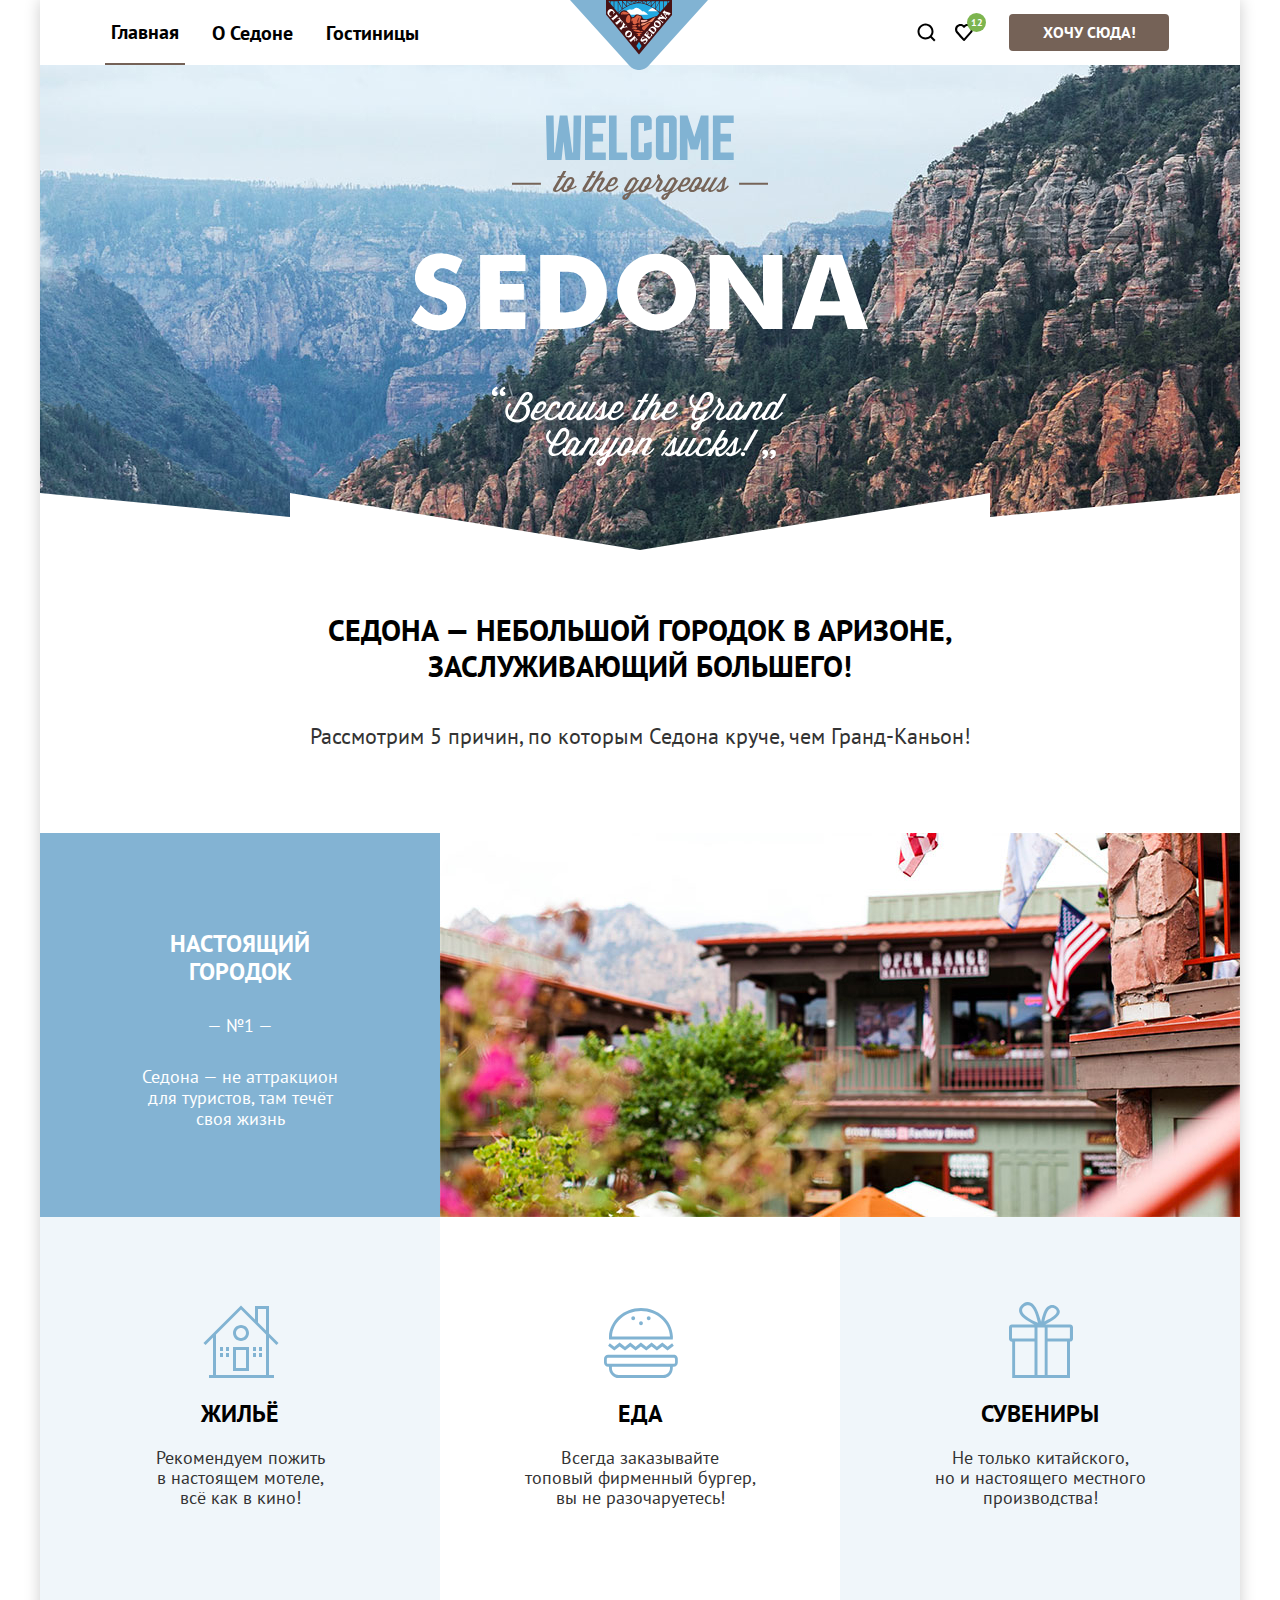
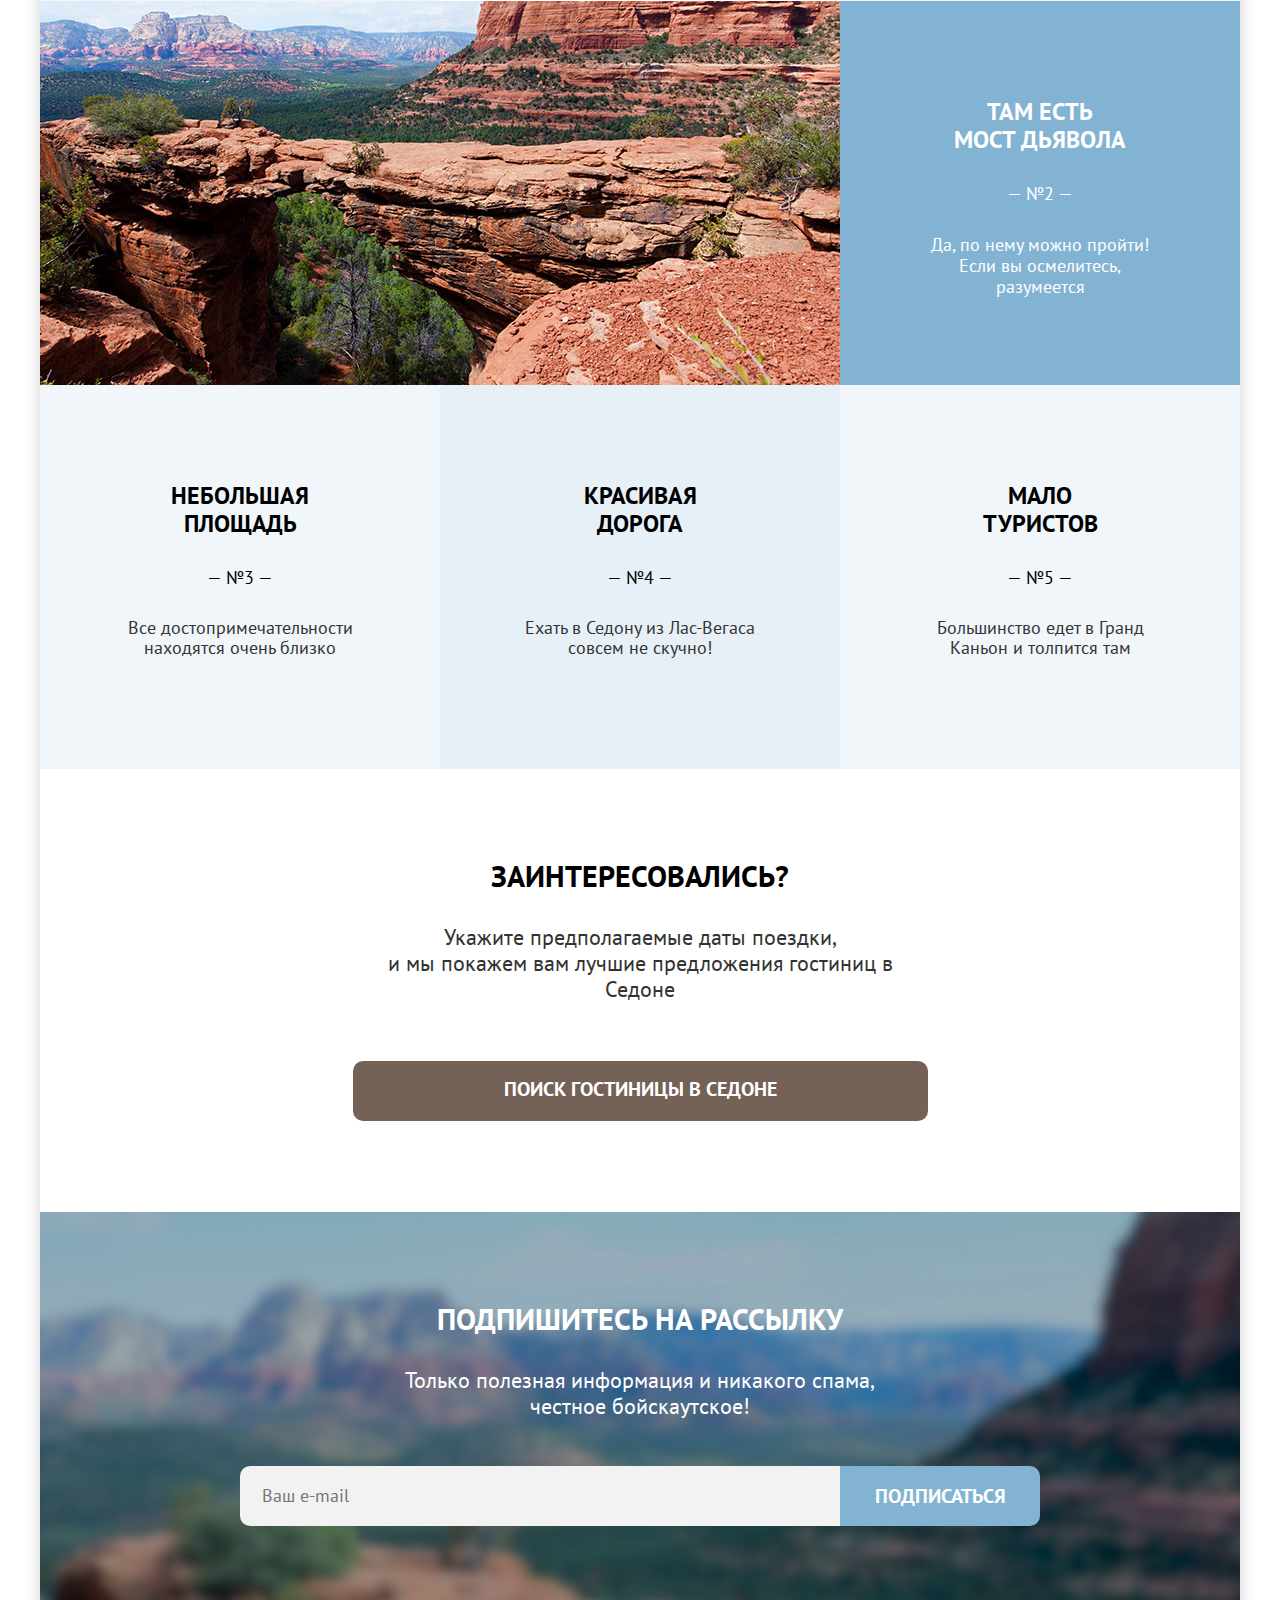
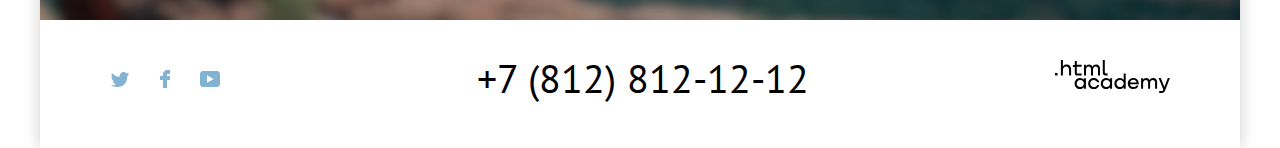
<file: index.html>
<!DOCTYPE html>
<html lang="ru">
  <head>
    <meta charset="utf-8">
    <title>HTML Academy: Седона</title>
    <link rel="icon" href="./images/favicon.svg">
    <link rel="stylesheet" href="./css/minstyles.css">
  </head>
  <body class="container">
    <!-- Header start -->
    <header class="page-header container">
      <nav class="navigation">
        <ul class="navigation-list">
          <li class="navigation-item navigation-active navigation-item-main">
            <a class="navigation-link">Главная</a>
          </li>
          <li class="navigation-item">
            <a href="#" class="navigation-link">О Седоне</a>
          </li>
          <li class="navigation-item">
            <a href="./catalog.html" class="navigation-link">Гостиницы</a>
          </li>
        </ul>
        <a class="header-logo">
          <img src="./images/sedona-logo.svg" alt="Логотип" class="header-logo-img" width="138"
          height="70">
        </a>
        <ul class="navigation-buttons">
          <li class="navigation-item-buttons">
            <a href="#" class="navigation-link navigation-search">
              <span class="visually-hidden">поиск</span>
              <svg width="19" height="19" viewBox="0 0 19 19" fill="black" xmlns="http://www.w3.org/2000/svg">
                <path d="M18.5 17.0083L14.8 13.3287C15.8 12.0359 16.5 10.3453 16.5 8.4558C16.5 4.08011 12.9 0.5 8.5 0.5C4.1 0.5 0.5 4.17956 0.5 8.55525C0.5 12.9309 4.1 16.511 8.5 16.511C10.3 16.511 12 15.9144 13.4 14.8204L17.1 18.5L18.5 17.0083ZM8.5 14.5221C5.2 14.5221 2.5 11.837 2.5 8.55525C2.5 5.27348 5.2 2.5884 8.5 2.5884C11.8 2.5884 14.5 5.27348 14.5 8.55525C14.5 11.837 11.8 14.5221 8.5 14.5221Z" />
              </svg>
            </a>
          </li>
          <li class="navigation-item-buttons navigation-popup">
            <a href="#" class="navigation-link navigation-like">
              <span class="visually-hidden">понравилось</span>
              <svg width="18" height="17" viewBox="0 0 18 17" fill="black" xmlns="http://www.w3.org/2000/svg" class="navigation-like">
                <path d="M8.9 17C8.6 17 8.3 16.9 8.1 16.6C2.7 10.5 1.4 9.1 1.1 8.7C0.4 7.8 0 6.6 0 5.4C0 2.4 2.4 0 5.5 0C6.8 0 8 0.5 9 1.3C10 0.5 11.3 0 12.5 0C15.5 0 18 2.4 18 5.4C18 6.7 17.5 7.9 16.7 8.8L9.7 16.7C9.5 16.9 9.3 17 8.9 17ZM2.9 7.5C3.2 7.9 6.4 11.5 9 14.4L15.2 7.4C15.7 6.9 15.9 6.2 15.9 5.4C15.9 3.6 14.4 2.1 12.6 2.1C11.6 2.1 10.6 2.6 9.9 3.4C9.6 3.7 9.3 3.8 9 3.8C8.7 3.8 8.4 3.6 8.2 3.4C7.5 2.6 6.5 2.1 5.5 2.1C3.7 2.1 2.2 3.6 2.2 5.4C2.1 6.3 2.5 7 2.9 7.5C2.8 7.5 2.8 7.5 2.9 7.5Z" />
              </svg>
              <span class="navigation-like-info">12</span>
            </a>
              <!--pop-up favorits start-->
              <div class="favorites">  <!-- Что бы открыть добавить класс  class"favorites-open"-->
                <div class="popup">
                  <ul class="popup-list">
                    <li class="popup-item">
                      <a href="#" class="popup-item-info">
                        <img class="poup-image" src="./images/pop-up/hotel-2-small.png" height="48" width="48" alt="Маленькая картина отеля">
                        <div>
                          <h4 class="popup-header">Desert Quail Inn</h4>
                          <p class="popup-text">Мотель</p>
                        </div>
                      </a>
                      <button type="button" class="popup-item-button">
                        <span class="visually-hidden">удалить</span>
                      </button>
                    </li>
                    <li class="popup-item">
                      <a href="#" class="popup-item-info">
                        <img class="poup-image" src="./images/pop-up/hotel-3-small.png" height="48" width="48" alt="Маленькая картина отеля">
                        <div>
                          <h4 class="popup-header">Villas at Poco Diablo</h4>
                          <p class="popup-text">Апартаменты</p>
                        </div>
                      </a>
                      <button type="button" class="popup-item-button">
                        <span class="visually-hidden">удалить</span>
                      </button>
                    </li>
                  </ul>
                </div>
                <button type="button" class="popup-button">
                  <p class="button-text">Все избранные</p>
                </button>
              </div>
              <!--pop-up favorits end-->
          </li>
          <li class="navigation-item-buttons navigation-buttons-padding">
            <a href="#" class="navigation-button navigation-button-href">
              <p class="button-text">Хочу сюда!</p>
            </a>
          </li>
        </ul>
      </nav>
    </header>
    <!-- Header end -->
    <!-- main start -->
    <main class="main-index container">
      <section class="main-intro">
        <img src="./images/welcome-sedona.svg" alt="welcome" class="main-logo" width="460" height="352">
        <div class="main-divider">
          <span class="visually-hidden">разделитель</span>
        </div>
        <div class="main-info-container">
          <h1 class="heading-intro title-wrapper">
            Седона — небольшой городок в Аризоне, заслуживающий большего!
          </h1>
          <p class="subtitle">
            Рассмотрим 5 причин, по которым Седона круче, чем Гранд-Каньон!
          </p>
        </div>
      </section>
      <section class="benefits">
        <div class="benefits-card benefits-cards-primary">
          <h3 class="benefits-heading">
            Настоящий городок
          </h3>
          <p class="benefits-number">— №1 —</p>
          <p class="benefits-text-bluecard">
            Седона — не аттракцион для туристов, там течёт своя жизнь
          </p>
        </div>
        <img src="./images/photo-1.jpg" alt="Настоящий городок" class="benefits-foto-1" width="800"
        height="384">
        <div class="benefits-cards-secondary benefits-card-home">
          <h3 class="benefits-heading benefits-heading-subclass">
            Жильё
          </h3>
          <p class="benefits-text-othercard">
            Рекомендуем пожить
            <br>
            в настоящем мотеле,
            <br>
            всё как в кино!
          </p>
        </div>
        <div class="benefits-cards-secondary benefits-cards-food">
          <h3 class="benefits-heading benefits-heading-subclass">
            Еда
          </h3>
          <p class="benefits-text-othercard">
            Всегда заказывайте
            <br>
            топовый фирменный бургер,
            <br>
            вы не разочаруетесь!
          </p>
        </div>
        <div class="benefits-cards-secondary benefits-card-souvenir">
          <h3 class="benefits-heading benefits-heading-subclass">
            Сувениры
          </h3>
          <p class="benefits-text-othercard">
            Не только китайского,
            <br>
            но и настоящего местного
            <br>
            производства!
          </p>
        </div>
        <img src="./images/photo-2.jpg" alt="Мост дьявола" class="benefits-foto-2" width="800"
        height="384">
        <div class="benefits-card benefits-cards-primary benefits-card-textstyle">
          <h3 class="benefits-heading">
            Там есть
            <br>
            мост дьявола</h3>
          <p class="benefits-number">— №2 —</p>
          <p class="benefits-text-bluecard">
            Да, по нему можно пройти! Если вы осмелитесь, разумеется
          </p>
        </div>
        <div class="benefits-card benefits-card-bg">
          <h3 class="benefits-heading">Небольшая
            площадь</h3>
          <p class="benefits-number">— №3 —</p>
          <p class="benefits-text-othercard">
            Все достопримечательности находятся очень близко
          </p>
        </div>
        <div class="benefits-card benefits-card-passbg">
          <h3 class="benefits-heading">Красивая дорога</h3>
          <p class="benefits-number">— №4 —</p>
          <p class="benefits-text-othercard">
            Ехать в Седону из Лас-Вегаса совсем не скучно!
          </p>
        </div>
        <div class="benefits-card benefits-card-bg">
          <h3 class="benefits-heading">Мало туристов</h3>
          <p class="benefits-number">— №5 —</p>
          <p class="benefits-text-othercard">
            Большинство едет в Гранд Каньон и толпится там
          </p>
        </div>
      </section>
      <section class="search">
        <h2 class="heading">Заинтересовались?</h2>
        <p class="search-text">
          Укажите предполагаемые даты поездки,
          <br>
          и мы покажем вам лучшие предложения гостиниц в  Седоне
        </p>
        <a href="./catalog.html" class="search-hotel">
          <p class="button-text">Поиск гостиницы в седоне</p>
        </a>
      </section>
      <section class="subscribe">
        <h2 class="heading">Подпишитесь на рассылку</h2>
        <p class="text-subscribe">
          Только полезная информация и никакого спама,
          <br>
          честное бойскаутское!
        </p>
        <form action="https://echo.htmlacademy.ru/" method="POST" class="subscribe-form">
          <input id="subscribe" placeholder="Ваш e-mail" type="email" name="email" class="subscribe-form-input" required>
          <button type="submit" class="subscribe-button">
            <p class="button-text">Подписаться</p>
          </button>
        </form>
      </section>
    </main>
    <!-- main end -->
    <!-- footer start -->
    <footer class="footer container">
      <ul class="footer-social">
        <li class="footer-social-item">
          <a href="#" class="footer-social-twitter">
            <span class="visually-hidden">твитер</span>
          </a>
        </li>
        <li class="footer-social-item">
          <a href="#" class="footer-social-facebook">
            <span class="visually-hidden">фэйсбук</span>
          </a>
        </li>
        <li class="footer-social-item">
          <a href="#" class="footer-social-youtube">
            <span class="visually-hidden">ютуб</span>
          </a>
        </li>
      </ul>
      <a href="tel:+78128121212" class="tel-number">+7 (812) 812-12-12</a>
      <a href="https://htmlacademy.ru" class="footer-logo-link">
        <svg width="115" height="33" viewBox="0 0 115 33" fill="none" xmlns="http://www.w3.org/2000/svg">
          <path fill-rule="evenodd" clip-rule="evenodd" d="M7.9999 6.2C8.7999 5.2 9.9999 4.5 11.5999 4.5C14.2999 4.5 16.1999 6.4 16.0999 9.4V15.5H14.0999V9.8C14.0999 8 12.9999 6.6 11.1999 6.6C9.1999 6.6 7.8999 8.1 7.8999 10.2V15.5H5.8999V0H7.8999V6.2H7.9999ZM0 15.5V12.9H2.5V15.5H0ZM26.5999 4.79998H21.7999V1.09998H19.7999V4.89998H17.8999V6.89998H19.7999V12.9C19.7999 14.6 20.7999 15.6 22.4999 15.6H26.5999V13.6H22.8999C22.1999 13.6 21.7999 13.2 21.7999 12.5V6.79998H26.5999V4.79998ZM37.6 6.69998C38.2 5.39998 39.5 4.59998 41.1 4.59998C43.6 4.59998 45.1 6.39998 45 8.89997V15.4H43V9.09998C43 7.49998 42.1 6.49998 40.6 6.49998C39.4 6.49998 38 7.39998 38 9.79998V15.4H36V9.09998C36 7.49998 35.1 6.49998 33.6 6.49998C32 6.49998 31 7.99998 31 9.99998V15.4H29V4.79998H30.9V6.39998H31C31.6 5.39998 32.7 4.59998 34.1 4.59998C35.7 4.59998 36.9 5.49998 37.5 6.69998H37.6ZM47.8 12.7C47.8 14.4 48.8 15.4 50.6 15.4H52.6V13.4H50.9001C50.2001 13.4 49.8 13 49.8 12.3V0H47.8V12.7ZM25.0001 17.9C26.7001 17.9 28.0001 18.6 28.9001 19.7V18.2H30.9001V28.8H28.9001V27.2H28.8001C28.0001 28.3 26.8001 29.1 25.0001 29.1C21.9001 29.1 19.6001 26.8 19.6001 23.5C19.6001 20.2 21.9001 17.9 25.0001 17.9ZM21.7001 23.5C21.7001 25.5 23.1001 27.1 25.3001 27.1C27.5001 27.1 28.9001 25.4 28.9001 23.5C28.9001 21.5 27.5001 19.9 25.3001 19.9C23.1001 19.9 21.7001 21.5 21.7001 23.5ZM44.2 22C43.7 19.6 41.5999 17.9 38.7999 17.9C35.3999 17.9 33.2 20.4 33.2 23.5C33.2 26.6 35.3999 29.1 38.7999 29.1C41.5999 29.1 43.7 27.3 44.2 24.9H42.0999C41.7 26.2 40.3999 27.2 38.7999 27.2C36.5999 27.2 35.2 25.6 35.2 23.6C35.2 21.6 36.5999 20 38.7999 20C40.3999 20 41.5999 21 42.0999 22.2H44.2V22ZM51.2001 17.9C52.9001 17.9 54.2001 18.6 55.1 19.7V18.2H57.1V28.8H55.1V27.2H55C54.2001 28.3 53 29.1 51.2001 29.1C48.1001 29.1 45.8 26.8 45.8 23.5C45.8 20.2 48.1001 17.9 51.2001 17.9ZM47.9001 23.5C47.9001 25.5 49.3 27.1 51.5 27.1C53.6 27.1 55.1 25.4 55.1 23.5C55.1 21.5 53.7001 19.9 51.5 19.9C49.3 19.9 47.9001 21.5 47.9001 23.5ZM68.6999 19.8C67.7999 18.7 66.4999 17.9 64.7999 17.9C61.6999 17.9 59.3999 20.2 59.3999 23.5C59.3999 26.8 61.5999 29.1 64.7999 29.1C66.4999 29.1 67.7999 28.3 68.5999 27.3H68.6999V28.8H70.6999V13.4H68.6999V19.8ZM65.0999 27.1C62.8999 27.1 61.4999 25.5 61.4999 23.5C61.4999 21.5 62.8999 19.9 65.0999 19.9C67.2999 19.9 68.6999 21.5 68.6999 23.5C68.5999 25.5 67.1999 27.1 65.0999 27.1ZM72.8 23.5C72.8 20.4 75 17.9 78.3 17.9C81.8 17.9 84 20.6 83.8 24.2H75C75.1 25.8 76.5 27.1 78.4 27.1C79.8 27.1 80.9 26.5 81.4 25.5H83.5C82.8 27.8 80.8 29.1 78.3 29.1C74.9 29.1 72.8 26.5 72.8 23.5ZM81.6 22.4C81.3 20.8 80 19.8 78.3 19.8C76.6001 19.8 75.4 20.9 75.1 22.4H81.6ZM98.2001 17.9C96.6001 17.9 95.3001 18.7 94.6001 19.9H94.5001C93.9001 18.7 92.7001 17.9 91.1001 17.9C89.7001 17.9 88.6001 18.6 88.0001 19.7V18.2H86.1001V28.8H88.1001V23.4C88.1001 21.4 89.1001 20 90.7001 19.9C92.2001 19.9 93.1001 20.9 93.1001 22.5V28.8H95.1001V23.2C95.1001 20.8 96.5001 19.9 97.7001 19.9C99.2001 19.9 100.1 20.9 100.1 22.5V28.8H102.1V22.3C102.2 19.7 100.7 17.9 98.2001 17.9ZM105.8 18.1L109.4 27L112.8 18.1H114.9L110.2 30.3C109.5 32.1 108.5 32.9 106.7 32.9H104.2V30.9H106.7C107.7 30.9 108.1 30.6 108.4 29.7L103.6 18.1H105.8Z" fill="black"/>
        </svg>
        <span class="visually-hidden">логотип академии</span>
      </a>
    </footer>
    <!-- footer end -->
    <!--madal window start-->
    <div class="modal-container modal-container-close">  <!-- Что бы открыть модальнеое окно удалить класс "modal-container-close"-->
      <div class="data-popup">
        <div class="data-header-info">
          <h2 class="data-header">Поиск гостиницы в Седоне</h2>
          <button type="button" class="popup-close">
            <span class="visually-hidden">popup-close</span>
          </button>
        </div>
      <form class="modal-form" action="https://echo.htmlacademy.ru/" method="GET">
        <div class="data-wrapper-input">
          <h3 class="data-header-text">Дата заезда:</h3>
          <input class="data-input" type="text" name="дата заезда" value="27 апреля 2020">
          <button type="button" class="data-input-button">
            <span class="visually-hidden">Дата</span>
          </button>
          <p class="input-fail input-fail-open">Мы не можем отправить вас в прошлое.</p>
        </div>
        <div class="data-wrapper-input">
          <h3 class="data-header-text">Дата выезда:</h3>
          <input class="data-input" type="text" name="дата выезда" value="1 сентября 2021">
          <button type="button" class="data-input-button">
            <span class="visually-hidden">Дата</span>
          </button>
          <p class="input-ok input-ok-open">На эти даты есть свободные номера. Пока есть.</p>
        </div>
        <div class="data-wrapper-input">
          <h3 class="data-header-text">Взрослые:</h3>
          <div class="tikets-input-wrapper">
            <input class="tikets-input" type="text" value="2">
            <button type="button" class="button-minus">
              <svg class="minus" width="13" height="1" viewBox="0 0 13 1" fill="none" xmlns="http://www.w3.org/2000/svg">
                <path opacity="0.3" d="M0 0L0 1L13 1V0L0 0Z" fill="black"/>
              </svg>
            </button>
            <button type="button" class="button-plus">
              <svg  width="13" height="13" viewBox="0 0 13 13" fill="none" xmlns="http://www.w3.org/2000/svg">
                <path d="M13 6H7V0H6V6H0V7H6V13H7V7H13V6Z" fill="black"/>
              </svg>
            </button>
        </div>
        <div class="tikets-header-container">
          <h3 class="data-text-childe">Дети:</h3>
          <div class="tikets-childe">i
            <div class="info-chlidren-wrapper">
              <p class="info-chlidren">
                Укажите количество детей,<br> которые будут с вами, возраст<br> которых от 6 до 18 лет. Дети<br> до 6 лет размещаются<br> бесплатно.
              </p>
            </div>
          </div>
        </div>
        <div class="tikets-input-wrapper">
          <input class="tikets-input" type="text" value="1">
          <button type="button" class="button-minus">
          <svg class="minus" width="13" height="1" viewBox="0 0 13 1" fill="none" xmlns="http://www.w3.org/2000/svg">
            <path opacity="0.3" d="M0 0L0 1L13 1V0L0 0Z" fill="black"/>
          </svg>
          </button>
          <button type="button" class="button-plus">
            <svg   width="13" height="13" viewBox="0 0 13 13" fill="none" xmlns="http://www.w3.org/2000/svg">
              <path d="M13 6H7V0H6V6H0V7H6V13H7V7H13V6Z" fill="black"/>
            </svg>
          </button>
        </div>
      </div>
      <button type="submit" class="data-search">
        <p class="button-text">Найти</p>
      </button>
      </form>
      </div>
    </div>
    <!--madal window end-->
  </body>
</html>
</file>
<file: css/minstyles.css>
@font-face{font-family:"PT Sans";font-style:normal;font-weight:400;src:local("PT Sans"),url(../fonts/ptsans-400.woff2) format("woff2");font-display:swap}@font-face{font-family:"PT Sans";font-style:bold;font-weight:700;src:local("PT Sans Bold"),url(../fonts/ptsans-700.woff2) format("woff2");font-display:swap}*,::after,::before{box-sizing:border-box;font-family:"PT Sans",Arial,sans-serif}html{height:100%}body{margin:0;padding:0;display:flex;flex-direction:column;min-height:100%;font-family:"PT Sans",Arial,sans-serif;color:#000;background-color:#fff;outline-color:#83b3d3;box-shadow:0 0 15px 0 rgba(0,0,0,.2)}main{flex-grow:1}.container{width:1200px;margin:0 auto}.visually-hidden{position:absolute;width:1px;height:1px;margin:-1px;padding:0;border:0;clip:rect(0 0 0 0);overflow:hidden}.navigation{display:flex;margin:0 65px}.navigation-list{margin:0;padding:0;width:320px;display:flex;flex-wrap:wrap;justify-content:space-between;list-style-type:none}.navigation-item{display:flex;flex-wrap:wrap;align-content:center;align-items:center;font-size:20px;line-height:26px;padding:0}.navigation-link{display:block;font-style:normal;font-weight:700;font-size:20px;line-height:26px;padding:6px;text-align:center;text-decoration:none;color:#000}.navigation-link:hover{color:#756257}.navigation-link:focus{outline:#83b3d3 solid 3px;border-radius:4px}.navigation-link:active{opacity:.3}.navigation-active{box-shadow:0 -2px 0 0 #756257 inset}.navigation-item-main{padding-bottom:2px}.header-logo{position:relative;margin-right:196px;margin-left:145px;width:138px}.header-logo-img{position:absolute}.navigation-buttons{margin:0;padding:0;width:265px;display:flex;flex-wrap:wrap;list-style-type:none}.navigation-item-buttons{display:flex;align-items:center;font-size:20px;line-height:26px;padding-left:7px}.navigation-buttons-padding{margin-left:auto}.navigation-search{display:flex;align-items:center}.navigation-search svg:hover{fill:#756257}.navigation-like{position:relative;display:flex;align-items:center}.navigation-like svg:hover{fill:#756257}.navigation-popup{position:relative}.navigation-like-info{position:absolute;top:-5px;right:-7px;display:block;width:19px;height:19px;background-color:#7db54f;border-radius:50%;font-size:10px;line-height:20px;text-align:center;color:#fff}.favorites{position:absolute;top:60px;left:54%;transform:translate(-51%);display:none;max-width:400px;box-sizing:border-box;box-shadow:0 25px 50px rgba(0,0,0,.15);border-radius:20px;background-color:#fff}.favorites-open{display:block}.favorites::before{content:'';position:absolute;top:-10px;right:185px;display:block;width:20px;height:20px;background-color:#fff;transform:rotate(45deg);border-top:1px solid #e5e5e5;border-left:1px solid #e5e5e5}.popup{padding:0 20px;border:1px solid #e5e5e5;border-top-left-radius:20px;border-top-right-radius:20px}.popup-list{margin:20px 0;padding:0}.popup-item{display:flex;justify-content:space-between;margin:13px auto}.poup-image{margin-right:17px}.popup-item-info{display:flex;max-height:60px;text-decoration:none;padding:6px;color:#000}.popup-item-info:hover{opacity:.6}.popup-item-info:focus{outline:3px solid #83b3d3;border-radius:4px}.popup-item-info:active{opacity:.3}.popup-header{margin:0;font-style:bold;font-size:18px}.popup-text{margin:-6px 0;font-style:normal;font-size:16px}.popup-item-button{display:block;box-sizing:border-box;background-image:url(../images/pop-up/urn.svg);background-color:transparent;background-repeat:no-repeat;background-position:11px 3px;margin-top:10px;border:0;width:30px;height:30px;opacity:.4}.popup-item-button:hover{opacity:1}.popup-item-button:focus{outline:3px solid #83b3d3;border-radius:5px;opacity:1}.popup-item-button:active{opacity:.2}.popup-button{display:block;box-sizing:border-box;margin:0 auto;width:400px;min-height:60px;background-color:#756257;border-radius:0 0 20px 20px;border:0;text-transform:uppercase;font-family:"PT Sans",Arial,sans-serif;font-style:normal;font-weight:700;font-size:16px;line-height:21px;color:#fff}.popup-button:hover{background-color:#615048}.popup-button:focus{background-color:#615048;outline:3px solid #83b3d3}.popup-button:active{background-color:#615048}.navigation-button{width:160px;min-height:37px;margin-top:14px;margin-bottom:14px;background:#756257;border-radius:4px;font-size:16px;font-family:"PT Sans",Arial,sans-serif;font-weight:700;line-height:21px;text-align:center;color:#fff;border:0;text-transform:uppercase;text-decoration:none}.navigation-button:hover{background:#615048;border-radius:4px}.navigation-button:focus{background:#615048;outline:2px solid #83b3d3;border-radius:4px}.navigation-button:active{background:#615048;border-radius:4px}.navigation-button-href{display:block;padding-top:8px}.button-text{margin:0}.button-text:active{opacity:.3}.main-index{display:flex;flex-direction:column}.main-intro{background-image:url(../images/index-background.jpg);background-repeat:no-repeat;background-color:gray}.main-logo{width:458px;min-height:352px;display:block;margin:0 auto;margin-top:50px}.main-divider{margin-top:26px;min-height:57px;background-image:url(../images/background-divider.svg);background-repeat:no-repeat;background-position:center}.main-info-container{width:1200px;background-image:url(../images/background-info.svg);background-color:#fff;background-position:center;background-repeat:no-repeat}.title-wrapper{width:720px;margin:0 auto}.main-intro-description{width:720px;min-height:80px;margin:0 auto;margin-top:65px}.heading-intro{padding-top:62px;padding-bottom:34px;font-style:normal;font-size:30px;line-height:36px;text-align:center;text-transform:uppercase}.subtitle{margin:0 auto;padding-bottom:79px;font-style:normal;font-weight:400;font-size:22px;line-height:36px;text-align:center;color:#333}.benefits{display:flex;flex-wrap:wrap;grid-template-columns:repeat(3,1fr);grid-template-rows:repeat(4,1fr)}.benefits-card{width:400px;min-height:384px;background-color:#83b3d3;font-style:normal;font-weight:400;font-size:18px;line-height:21px;text-align:center}.benefits-cards-primary{width:400px;min-height:384px;color:#fff}.benefits-cards-secondary{width:400px;min-height:384px;text-align:center}.benefits-heading{margin:0 auto;width:175px;min-height:60px;padding-top:97px;font-style:normal;font-weight:700;font-size:24px;line-height:28px;text-transform:uppercase;text-align:center}.benefits-heading-subclass{margin:0 auto;width:250px;min-height:28px;padding-top:183px;padding-bottom:20px;font-style:normal;font-weight:700;font-size:24px;line-height:28px;text-align:center;word-wrap:break-word}.benefits-number{margin:0 auto;width:250px;min-height:25px;padding-top:29px;padding-bottom:30px;text-align:center}.benefits-text-bluecard{margin:0 auto;width:220px;min-height:73px;padding-bottom:72px;text-align:center}.benefits-text-othercard{margin:0 auto;width:250px;min-height:73px;padding-bottom:79px;font-style:normal;font-weight:400;font-size:18px;line-height:20px;text-align:center;color:#333}.card-lodging{margin:0 auto;padding-top:89px}.card-foot{margin:0 auto;padding-top:91px}.card-souvenir{margin:0 auto;padding-top:85px}.benefits-card-bg{background-color:rgba(131,179,211,.12)}.benefits-card-home{background-image:url(../images/icon-home.svg);background-repeat:no-repeat;background-position:159px 80px;background-color:rgba(131,179,211,.12)}.benefits-cards-food{background-image:url(../images/icon-eat.svg);background-repeat:no-repeat;background-position:159px 80px;background-color:#fff}.benefits-card-souvenir{background-image:url(../images/icon-souvenir.svg);background-repeat:no-repeat;background-position:159px 80px;background-color:rgba(131,179,211,.12)}.benefits-card-passbg{background-color:rgba(131,179,211,.2)}.heading{width:720px;min-height:50px;margin:0 auto;padding-top:89px;font-style:normal;font-weight:700;font-size:30px;line-height:36px;text-align:center;text-transform:uppercase}.search-text-subscribe{width:540px;min-height:50px;margin:0 auto;font-style:normal;font-weight:400;font-size:22px;line-height:26px;text-align:center;padding-top:30px;padding-bottom:58px;color:#333}.text-subscribe{width:540px;min-height:50px;margin:0 auto;font-style:normal;font-weight:400;font-size:22px;line-height:26px;text-align:center;padding-top:30px;padding-bottom:58px;color:#fff}.search-hotel{width:575px;min-height:60px;display:block;box-sizing:border-box;margin:0 auto;padding:10px 25px;margin-bottom:91px;background:#756257;border:0;border-radius:10px;font-weight:700;font-size:20px;line-height:36px;text-align:center;text-decoration:none;color:#fff;text-transform:uppercase}.search-hotel:hover{background:#615048}.search-hotel:focus{background:#615048;outline:3px solid #83b3d3}.search-hotel:active{background:#615048}.subscribe{width:1200px;background-image:url(../images/subscribe-background.jpg);background-repeat:no-repeat;background-color:gray;color:#fff}.subscribe-form{display:flex;align-items:center;justify-content:center;width:800px;min-height:60px;margin:0 auto;margin-bottom:94px;margin-top:-11px}.subscribe-form-input{box-sizing:border-box;width:600px;min-height:60px;border:0;background:#f2f2f2;border-radius:10px 0 0 10px;font-style:normal;font-weight:400;font-size:18px;line-height:28px;padding:0 22px}.subscribe-form-input:hover{background:#e6e6e6}.subscribe-form-input:focus{background:#e6e6e6;outline:3px solid #83b3d3}.subscribe-form-input:active{background:#fff;outline:2px solid #000;box-sizing:border-box}.subscribe-form-input:invalid ::before{outline:2px solid #ff5757}.subscribe-button{width:200px;min-height:60px;background-color:#83b3d3;border:0;border-radius:0 10px 10px 0;font-style:normal;font-weight:700;font-size:20px;line-height:26px;text-align:center;color:#fff;text-transform:uppercase}.subscribe-button:hover{background-color:#68a2ca}.subscribe-button:focus{background-color:#68a2ca;outline:3px solid #756257}.subscribe-button:active{background-color:#68a2ca}.footer{display:flex;width:1200px;margin:0 auto;justify-content:space-around;text-align:center}.footer-social{display:flex;flex-wrap:wrap;justify-content:space-between;list-style-type:none;align-content:center;width:120px;height:auto;margin:44px 60px 54px 65px;padding:0}.footer-social-item{display:flex;align-content:center;background-position:center;width:30px;min-height:30px}.footer-social-twitter{display:flex;justify-content:center;align-items:center;width:30px;min-height:30px;background:url(../images/twitter.svg) no-repeat center}.footer-social-twitter:hover{background:url(../images/twitter.svg) no-repeat center;background-color:#e6e6e6;opacity:.6}.footer-social-twitter:focus{background:url(../images/twitter.svg) no-repeat center;outline:3px solid #83b3d3;border-radius:4px}.footer-social-twitter:active{background:url(../images/twitter.svg) no-repeat center;background-color:#fff;opacity:.3}.footer-social-facebook{display:flex;justify-content:center;align-items:center;width:30px;min-height:30px;background:url(../images/facebook.svg) no-repeat center}.footer-social-facebook:hover{background:url(../images/facebook.svg) no-repeat center;background-color:#e6e6e6;opacity:.6}.footer-social-facebook:focus{background:url(../images/facebook.svg) no-repeat center;outline:3px solid #83b3d3;border-radius:4px}.footer-social-facebook:active{background:url(../images/facebook.svg) no-repeat center;background-color:#fff;opacity:.3}.footer-social-youtube{display:flex;justify-content:center;align-items:center;width:30px;height:30px;background:url(../images/youtube.svg) no-repeat center}.footer-social-youtube:hover{background:url(../images/youtube.svg) no-repeat center;background-color:#e6e6e6;opacity:.6}.footer-social-youtube:focus{background:url(../images/youtube.svg) no-repeat center;outline:3px solid #83b3d3;border-radius:4px}.footer-social-youtube:active{background:url(../images/youtube.svg) no-repeat center;background-color:#fff;opacity:.3}.tel-number{display:block;width:520px;height:50px;margin:0 auto;margin-top:33px;padding:5px;font-style:normal;font-weight:400;font-size:40px;line-height:40px;text-align:center;text-decoration:none;color:#000}.tel-number:hover{opacity:.6}.tel-number:focus{outline:3px solid #83b3d3;border-radius:10px}.tel-number:active{opacity:.3}.footer-logo-link{display:block;width:120px;min-height:40px;margin:35px 70px 42px 50px;padding:5px}.footer-logo-link:hover{opacity:.6}.footer-logo-link:focus{outline:3px solid #83b3d3;border-radius:10px}.footer-logo-link svg:active{opacity:.3}.filters{width:1200px;margin:0 auto;padding-bottom:70px;font-style:normal;font-weight:400;font-size:18px;line-height:23px;color:#fff;background-image:url(../images/img_catalog/catalog-background.jpg);background-repeat:no-repeat;background-color:#81b3d3}.filters-heading{width:528px;min-height:68px;margin:30px 605px 0 71px;font-style:normal;font-weight:700;font-size:60px;line-height:78px;color:#fff}.breadcrumbs{display:flex;margin:0 auto;margin-left:63px;padding-left:0;list-style-type:none}.breadcrumbs-item{position:relative;margin-left:26px;padding-bottom:45px}.breadcrumbs-item:first-child{margin-left:10px}.breadcrumbs-link{display:block;font-style:normal;font-weight:400;font-size:16px;line-height:21px;text-decoration:none;color:#fff}.breadcrambs-link-arrow{position:absolute;right:-15px;top:-3px}.breadcrumbs-link:hover{opacity:.6}.breadcrumbs-link:focus{outline:3px solid #83b3d3;box-sizing:border-box;border-radius:4px}.breadcrumbs-link:active{opacity:.3}.catalog-filter{width:1090px;display:flex;justify-content:space-between;margin:0 auto}.catalog-filter-group{display:flex;flex-direction:column;width:150px;border:0;padding:0;margin:0;padding-left:16px;padding-top:2px}.catalog-group-padding{padding-right:39px}.catalog-filter-prise{display:flex;justify-content:space-between;border:0;margin-left:67px}.catalog-filter-title{font-style:normal;font-weight:700;font-size:20px;line-height:26px;padding-bottom:28px}.catalog-title-label{position:relative;display:block;padding-left:40px}.control-mark{position:absolute;left:0;width:20px;height:20px;background:#fff;border-radius:4px}.checkbox:checked+.control-mark::before{content:'';display:block;position:absolute;width:20px;height:20px;background:url(../images/img_catalog/vector.svg) no-repeat;background-position:center}.checkbox:hover+.control-mark{background:rgba(255,255,255,.6)}.checkbox:focus+.control-mark{background:rgba(255,255,255,.6);outline:3px solid #83b3d3}.checkbox:active+.control-mark{background:rgba(255,255,255,.3)}.control-mark-radio{position:absolute;left:0;width:20px;height:20px;background:#fff;border-radius:50%}.radio:checked+.control-mark-radio::before{content:'';position:absolute;width:10px;height:10px;top:50%;left:50%;transform:translate(-50%,-50%);border-radius:50%;background-color:#3f5e72}.radio:hover+.control-mark-radio{background-color:rgba(255,255,255,.6)}.radio:focus+.control-mark-radio{background-color:#fff;outline:3px solid #83b3d3}.radio:active+.control-mark-radio{background-color:rgba(255,255,255,.3)}.catalog-fiter-apply{box-sizing:border-box;width:160px;min-height:48px;background:#83b3d3;border-radius:4px;border:0;font-style:normal;font-weight:700;font-size:16px;line-height:21px;text-align:center;text-transform:uppercase;color:#fff}.catalog-fiter-apply:hover{background-color:#68a2ca}.catalog-fiter-apply:focus{background-color:#68a2ca;outline:3px solid #fff;border-radius:4px}.catalog-fiter-apply:active{background-color:#68a2ca}.catalog-title-label{font-style:normal;font-weight:400;font-size:18px;line-height:23px;padding-bottom:13px}.filter-prise-wrapper{display:flex;flex-direction:column}.filter-label-wrapper{display:flex;justify-content:center}.catalog-filter-label{display:flex;text-align:center;position:relative}.price-label{position:absolute;right:17px;top:12px;opacity:.3}.filter-input-min{width:144px;min-height:50px;padding-left:18px;padding-right:45px;background-color:transparent;border:2px solid #fff;border-right:0;box-sizing:border-box;border-radius:4px 0 0 4px;font-family:"PT Sans",Arial,sans-serif;font-size:18px;line-height:23px;color:#fff}.filter-input-min::-webkit-inner-spin-button,.filter-input-min::-webkit-outer-spin-button{-webkit-appearance:none;appearance:none;margin:0}.filter-input-min[type=number]{-moz-appearance:textfield}.filter-input-min:hover{opacity:.6}.filter-input-min:focus{outline:2px solid #81b3d2}.filter-input-min:active{background-color:#756257}.filter-input-max{width:144px;min-height:50px;padding-left:14px;padding-right:45px;background-color:transparent;border:2px solid #fff;box-sizing:border-box;border-radius:0 4px 4px 0;font-family:"PT Sans",Arial,sans-serif;font-size:18px;line-height:23px;color:#fff}.filter-input-max::-webkit-inner-spin-button,.filter-input-max::-webkit-outer-spin-button{-webkit-appearance:none;appearance:none;margin:0}.filter-input-max[type=number]{-moz-appearance:textfield}.filter-input-max:hover{opacity:.6}.filter-input-max:focus{outline:2px solid #81b3d2}.filter-input-max:active{background-color:#756257}.range{margin-top:28px}.range-scale{position:relative;width:290px;height:4px;background-color:rgba(139,132,133,.3)}.range-bar{position:absolute;height:4px;background-color:#fff}.range-ber-width{width:227px}.range-toggle{position:absolute;width:20px;height:20px;background:#fff;border-radius:5px;cursor:pointer;border:0}.range-toggle:hover{box-shadow:0 4px 10px rgba(0,0,0,.25)}.range-toggle:focus{outline:3px solid #83b3d3;box-shadow:0 4px 10px rgba(0,0,0,.25)}.range-toggle:active{outline:2px solid #83b3d3;box-shadow:0 7px 15px rgba(0,0,0,.4)}.toggle-min{top:-9px}.toggle-max{top:-9px;right:-10px}.filter-button-wrapper{display:flex;flex-direction:column;justify-content:space-between;margin-left:80px}.catalog-fiter-throw{grid-column-start:2;width:160px;box-sizing:border-box;background-color:transparent;border:0;font-style:normal;font-weight:400;font-size:18px;line-height:23px;text-align:center;color:#fff}.catalog-fiter-throw:hover{opacity:.6}.catalog-fiter-throw:focus{outline:3px solid #83b3d3;box-sizing:border-box;border-radius:4px}.catalog{width:1200px;margin:0 auto;display:flex;flex-direction:column;margin-top:13px}.sorting{display:flex;justify-content:space-between;width:1056px;min-height:48px;margin:0 auto;margin-top:32px;margin-bottom:42px}.found{display:block;width:340px;min-height:40px;margin:0;margin-right:105px;padding-top:3px;font-style:normal;font-weight:700;font-size:30px;line-height:39px;color:#000;text-transform:uppercase}.select-box{position:relative}.select{display:block;-webkit-appearance:none;width:287px;min-height:45px;border:2px solid #e6e6e6;border-radius:4px;padding:8px 0;padding-left:18px;font-family:"PT Sans",Arial,sans-serif;font-style:normal;font-size:18px;line-height:23px;align-items:center}.select-box::after{content:'';display:block;position:absolute;top:20px;right:20px;width:12px;height:7px;background-image:url(../images/img_catalog/options-arrow.svg);background-position:center;background-repeat:no-repeat}.select:hover{outline:2px solid #83b3d3;box-sizing:border-box;border-radius:4px}.select:focus{outline:2px solid #83b3d3;box-sizing:border-box;border-radius:4px}.select:active{opacity:.3}.bottom-sorting-wrapper{display:flex;justify-content:left;width:160px}.sorting-listmode{display:block;width:48px;min-height:48px;border:2px solid #e6e6e6;border-radius:4px;margin-right:8px;background-color:#fff}.sorting-listmode-active{display:block;width:48px;min-height:48px;border:2px solid #000;border-radius:4px;background-color:#fff}.sorting-listmode:last-child{margin:0}.sorting-listmode:hover{outline:2px solid #83b3d3;box-sizing:border-box;border-radius:4px}.sorting-listmode:focus{outline:2px solid #83b3d3;box-sizing:border-box;border-radius:4px}.sorting-listmode:active{outline:2px solid #000;box-sizing:border-box;border-radius:4px}.card-wrapper{display:flex;flex-direction:column;width:1056px;margin:0 auto}.card{display:flex;justify-content:start;width:1056px;border-top:1px solid #e6e6e6;border-bottom:1px solid #e6e6e6}.card-image{display:block;width:180px;min-height:120px;margin:29px 37px 30px 0}.card-image:hover{opacity:.6}.card-image:focus{outline:3px solid #83b3d3}.card-image:active{opacity:.3}.card-picture{display:block;width:180px;min-height:120px}.card-info{display:grid;grid-template-columns:repeat(2,1fr);column-gap:8px;align-self:start;width:320px;padding-top:19px;margin-right:360px}.card-name{grid-column:1/-1;margin:0;padding-top:5px;font-style:normal;font-weight:700;font-size:24px;line-height:31px;color:#000;text-decoration:none}.card-name-link{font-style:normal;font-weight:700;font-size:24px;line-height:31px;color:#000;text-decoration:none}.card-name-link:hover{color:#756257}.card-name-link:focus{outline:3px solid #83b3d3;border-radius:4px;color:#756257}.card-name-link:active{opacity:.3;color:#756257}.card-type{justify-items:start;margin:0;padding-bottom:31px;padding-top:1px;font-size:18px;color:#333}.card-price{justify-items:start;margin:0;padding-bottom:31px;padding-top:2px;font-size:18px;color:#333}.button-details{display:block;width:151px;min-height:38px;background-color:#756257;border-radius:4px;border:0;color:#fff;font-size:16px;line-height:21px;text-align:center;text-transform:uppercase}.button-details:hover{background-color:#615048}.button-details:focus{background-color:#615048;outline:3px solid #83b3d3;border-radius:4px}.button-details:active{background-color:#615048}.button-favorit{display:block;width:160px;min-height:38px;background-color:#83b3d3;border-radius:4px;border:0;color:#fff;font-style:normal;font-weight:700;font-size:16px;line-height:21px;text-align:center;text-transform:uppercase}.button-favorit:hover{background-color:#68a2ca;outline:1px solid #756257;border-radius:4px}.button-favorit:focus{background-color:#68a2ca;outline:3px solid #756257;box-sizing:border-box;border-radius:4px}.button-favorit:active{background-color:#68a2ca}.button-favorit-active{font-style:normal;font-weight:700;width:160px;font-size:16px;line-height:21px;text-align:center;text-transform:uppercase;background-color:#7db54f;border-radius:4px;border:0;color:#fff}.button-favorit-active:hover{background-color:#6c9e42;border-radius:4px}.button-favorit-active:focus{background-color:#6c9e42;outline:3px solid #756257}.button-favorit-active:active{background-color:#6c9e42}.rating{display:block;width:160px;padding-top:30px;text-align:center}.rating-4{background-image:url(../images/img_catalog/4stars.png);background-repeat:no-repeat;background-position:35px 32px}.rating-3{background-image:url(../images/img_catalog/3stars.png);background-repeat:no-repeat;background-position:44px 32px}.rating-2{background-image:url(../images/img_catalog/2stars.png);background-repeat:no-repeat;background-position:60px 32px}.info-rating{display:block;width:160px;margin:0 auto;margin-top:80px;padding:10px 0;text-align:center;background:#f2f2f2;border-radius:4px;font-style:normal;font-weight:400;font-size:16px;line-height:21px;text-transform:uppercase;color:#333}.catalog-button-loadmore{display:block;width:625px;min-height:55px;margin:30px 216px 30px 216px;background-color:#83b3d3;border-radius:4px;border:0;font-style:normal;font-weight:700;font-size:20px;line-height:26px;text-align:center;text-transform:uppercase;color:#fff}.catalog-button-loadmore:hover{background-color:#68a2ca;outline:3px solid #756257;border-radius:4px}.catalog-button-loadmore:focus{background-color:#68a2ca;outline:1px solid #756257;box-sizing:border-box;border-radius:4px}.catalog-button-loadmore:active{background-color:#68a2ca}.pagination{display:flex;justify-content:space-between;width:1056px;padding:28px 0;border-top:1px solid #e6e6e6}.pagination-controls{display:flex;justify-content:space-between}.pagination-list{display:flex;flex-wrap:nowrap;justify-content:space-around;margin:auto 0;padding:0}.pagination-item{list-style-type:none;margin-right:8px}.pagination-link{display:flex;align-items:center;text-align:center;justify-content:center;width:55px;min-height:55px;font-style:normal;font-weight:700;font-size:20px;line-height:26px;text-decoration:none;color:#fff;background-color:#83b3d3;border-radius:4px}.pagination-link:hover{background-color:#68a2ca;border-radius:4px}.pagination-link:focus{background-color:#68a2ca;outline:3px solid #756257;border-radius:4px}.pagination-link:active{background-color:#68a2ca}.pagination-link-active{display:flex;align-items:center;text-align:center;justify-content:center;width:55px;min-height:55px;font-style:normal;font-weight:700;font-size:20px;line-height:26px;text-decoration:none;color:#000;background:#f2f2f2;border-radius:4px}.pagination-item:last-child{margin-right:0}.pagination-controls{display:flex;width:385px;min-height:55px;margin:auto 0}.select-box-pagination{position:relative;padding:8px 0;padding-top:5px}.select-box-pagination::after{content:'';display:block;position:absolute;top:26px;right:20px;width:12px;height:7px;background-image:url(../images/img_catalog/options-arrow.svg);background-position:center;background-repeat:no-repeat}.pagination-text{display:block;width:175px;min-height:23px;font-style:normal;font-weight:400;font-size:18px;line-height:23px}.pagination-select{display:block;-webkit-appearance:none;width:160px;min-height:48px;border:2px solid #e6e6e6;padding:8px 0;box-sizing:border-box;border-radius:4px;font-style:normal;font-weight:400;font-size:18px;line-height:23px;padding-left:15px;align-items:center}.pagination-select:hover{outline:2px solid #83b3d3;box-sizing:border-box;border-radius:4px}.pagination-select:focus{outline:2px solid #83b3d3;box-sizing:border-box;border-radius:4px}.pagination-select:active{opacity:.3}.catalog-subscribe{width:1200px;min-height:411px;background-color:#fff;background-repeat:no-repeat;color:#000}.heading-catalog{width:720px;min-height:50px;margin:0 auto;padding-top:56px;font-style:normal;font-weight:700;font-size:30px;line-height:36px;text-align:center;text-transform:uppercase}.search-text{width:580px;min-height:50px;margin:0 auto;font-style:normal;font-weight:400;font-size:22px;line-height:26px;text-align:center;padding-top:30px;padding-bottom:59px;color:#333}.subscribe-form-catalog{display:flex;align-items:center;justify-content:center;width:800px;min-height:60px;margin:0 auto;margin-top:-11px;margin-bottom:137px}.modal-container{position:fixed;top:0;left:0;display:flex;width:100%;height:100%;background-color:rgba(242,242,242,.8)}.modal-container-close{display:none}.data-popup{display:block;box-sizing:border-box;margin:auto;width:715px;min-height:560px;padding:0 70px;background:#fff;box-shadow:0 25px 50px rgba(0,0,0,.15);border-radius:30px}.data-header-info{display:flex;justify-content:space-between;margin-top:35px;align-items:center}.modal-form{margin-top:36px}.data-header{font-style:normal;font-weight:700;font-size:30px;line-height:40px;text-transform:uppercase}.popup-close{display:block;width:53px;height:53px;border-radius:50%;border:0;background:url(../images/pop-up/x.svg) no-repeat center;background-color:#f2f2f2}.popup-close:hover{background:url(../images/pop-up/x.svg) no-repeat center;background-color:#e5e5e5}.popup-close:focus{background:url(../images/pop-up/x.svg) no-repeat center;background-color:#e5e5e5;outline:3px solid #83b3d3}.popup-close:active{background:url(../images/pop-up/x.svg) no-repeat center;background-color:#e5e5e5;opacity:.6}.data-wrapper{display:flex;flex-direction:column}.data-wrapper-input{max-height:50px;position:relative;display:flex;align-items:center;gap:5px;margin-bottom:40px}.data-header-text{flex-shrink:0;width:150px;font-style:normal;font-weight:700;font-size:18px;line-height:40px}.data-input{display:block;box-sizing:border-box;width:420px;min-height:50px;background-color:#f2f2f2;border-radius:4px;border:0;padding:0 19px;padding-right:50px;font-style:normal;font-weight:700;font-size:18px;line-height:40px;opacity:.6}.data-input:hover{background-color:#e6e6e6;opacity:.6}.data-input:focus{background-color:#e6e6e6;outline:3px solid #83b3d3;opacity:.6}.data-input:active{background-color:#fff;outline:2px solid #000;opacity:1}.data-input-button{position:absolute;display:block;width:40px;min-height:40px;right:7px;border:0;background-image:url(../images/pop-up/calendar.svg);background-color:transparent;background-repeat:no-repeat;background-position:center}.input-fail{position:absolute;top:37px;left:155px;color:red;display:none}.input-fail-open{display:block}.input-ok{position:absolute;top:37px;left:155px;color:#000;display:none}.input-ok-open{display:block}.tikets-wrapper{display:flex;justify-content:space-between;align-items:center}.tikets-header-container{display:flex;justify-content:center;align-items:center;position:relative}.data-text-childe{width:54px;margin-left:45px;margin-right:5px;text-align:center}.tikets-childe{position:relative;display:block;width:25px;height:25px;padding:2px;border:0;border-radius:50%;background-color:#83b3d3;text-align:center;color:#fff;margin-right:11px}.info-chlidren-wrapper{position:absolute;display:none;top:43px;right:-115px;width:256px;background:#333;box-shadow:0 15px 30px rgba(0,0,0,.3);border-radius:10px;text-align:left}.info-chlidren-wrapper::before{content:'';position:absolute;display:block;width:15px;height:15px;transform:rotate(45deg);background:#333;border:0;right:120px;top:-7px}.tikets-childe:hover .info-chlidren-wrapper{display:block}.info-children-arrow{position:absolute;display:block;width:15px;height:15px;transform:rotate(45deg);background:#333;border:0;right:120px;top:-7px}.info-chlidren{display:block;max-width:216px;margin:18px 18px 24px 22px;font-style:normal;font-weight:400;font-size:16px;line-height:20px;color:#fff}.tikets-input-wrapper{display:flex;justify-content:center;align-items:center;max-width:135px}.tikets-input-wrapper{position:relative}.tikets-input{display:block;width:135px;min-height:50px;background:#f2f2f2;border:0;border-radius:3px;padding:0 45px;font-style:normal;font-weight:700;font-size:18px;line-height:40px;text-align:center}.button-minus{position:absolute;left:15px;display:block;width:25px;min-height:25px;padding-bottom:3px;Opacity:.3;border:0;background-color:transparent}.minus{position:absolute;top:11px;right:7px}.button-minus:hover{Opacity:1}.button-minus:focus{outline:#83b3d3 solid;border-radius:4px}.button-minus:active{opacity:.2}.button-plus{position:absolute;display:block;right:15px;width:25px;min-height:25px;padding-top:1px;Opacity:.3;border:0;background-color:transparent}.button-plus:hover{Opacity:1}.button-plus:focus{outline:#83b3d3 solid;border-radius:4px}.button-plus:active{opacity:.2}.data-search{display:block;width:575px;min-height:60px;background-color:#83b3d3;border-radius:10px;font-style:normal;font-weight:700;font-size:20px;line-height:40px;text-transform:uppercase;color:#fff;border:0;text-align:center;margin-top:40px;margin-bottom:70px}.data-search:hover{background-color:#68a2ca}.data-search:focus{background-color:#68a2ca;outline:3px solid #756257}.data-search:active{background-color:#68a2ca}
</file>
